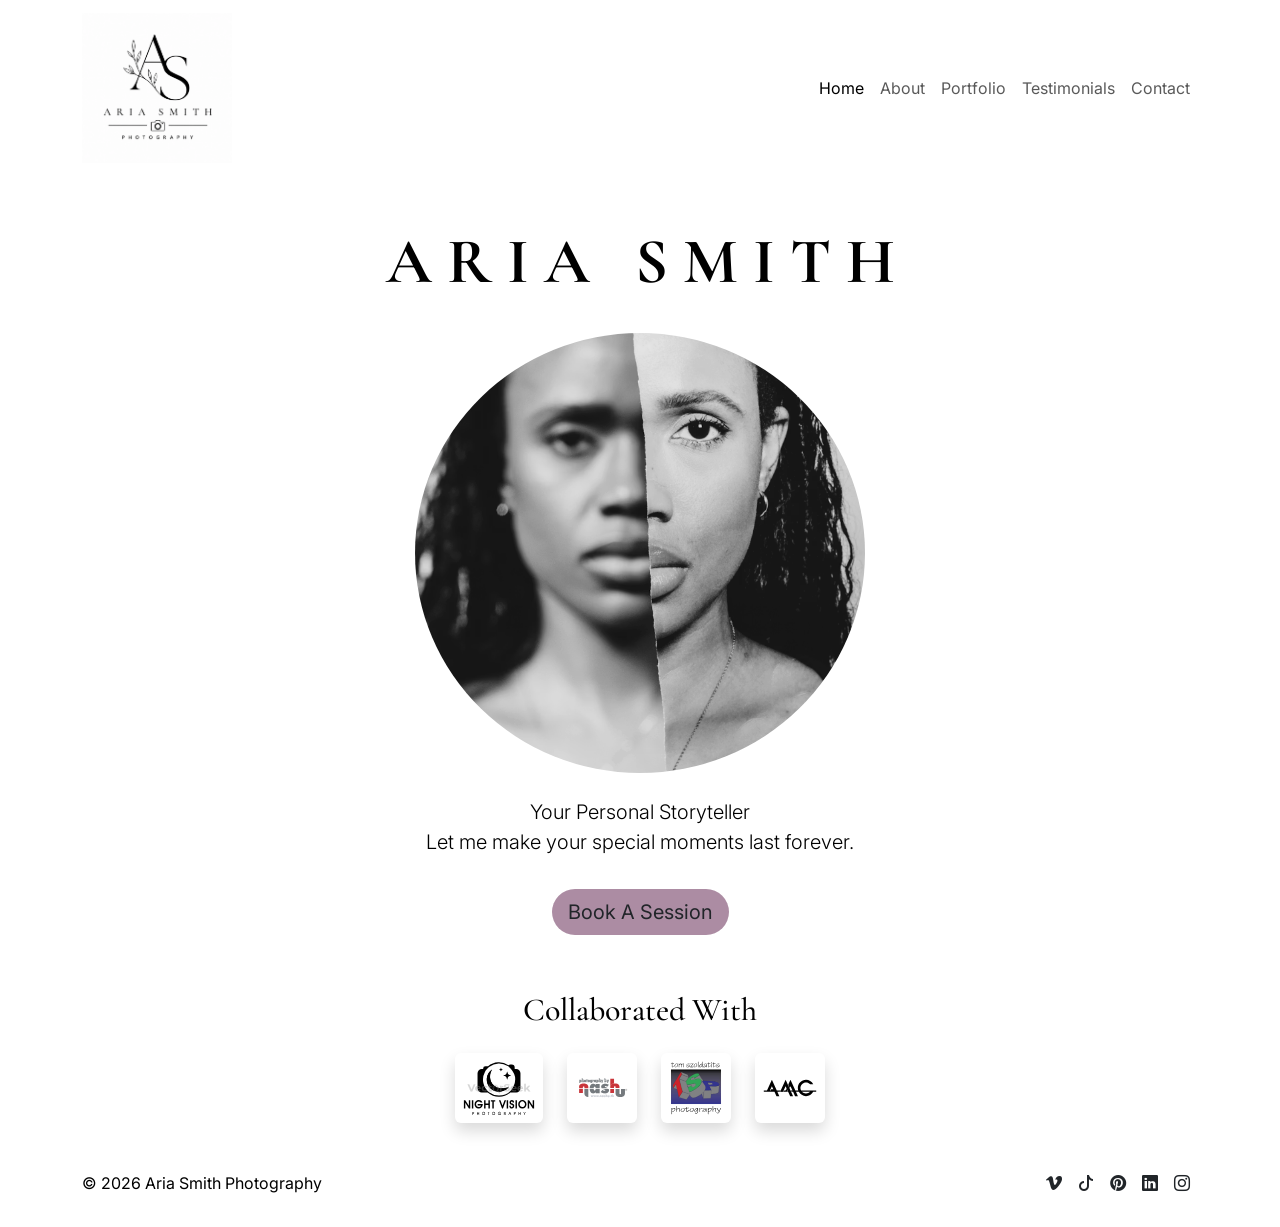
<file: index.html>
<!doctype html>
<html lang="en">
  <head>
    <meta charset="UTF-8" />
    <meta name="viewport" content="width=device-width, initial-scale=1.0" />
    <title>Aria Smith Photography</title>
    <link
      href="https://cdn.jsdelivr.net/npm/bootstrap@5.3.8/dist/css/bootstrap.min.css"
      rel="stylesheet"
      integrity="sha384-sRIl4kxILFvY47J16cr9ZwB07vP4J8+LH7qKQnuqkuIAvNWLzeN8tE5YBujZqJLB"
      crossorigin="anonymous"
    />
    <link
      rel="stylesheet"
      href="https://cdn.jsdelivr.net/npm/bootstrap-icons@1.13.1/font/bootstrap-icons.min.css"
    />
    <link rel="stylesheet" href="./css/style.css" />
    <link
      rel="stylesheet"
      href="https://cdnjs.cloudflare.com/ajax/libs/animate.css/4.1.1/animate.min.css"
    />
  </head>
  <body>
    <header>
      <!-- NAVBAR -->
      <nav class="navbar navbar-expand-lg" aria-label="Main navigation">
        <div class="container">
          <a class="navbar-brand" href="#">
            <img
              src="./images/aria-smith-logo.png"
              alt="Aria Smith Photographer"
              class="img-fluid"
              style="height: 150px"
            />
          </a>

          <!-- hamburger button -->
          <button
            class="navbar-toggler"
            type="button"
            data-bs-toggle="collapse"
            data-bs-target="#navbarSupportedContent"
            aria-controls="navbarSupportedContent"
            aria-expanded="false"
            aria-label="Toggle navigation"
          >
            <i class="bi bi-lightning-charge"></i>
          </button>

          <!-- nav links -->
          <div class="collapse navbar-collapse" id="navbarSupportedContent">
            <ul class="navbar-nav ms-auto mb-2 mb-lg-0 align-items-lg-center">
              <li class="nav-item">
                <a class="nav-link active" aria-current="page" href="index.html"
                  >Home</a
                >
              </li>
              <li class="nav-item">
                <a class="nav-link" href="about.html">About</a>
              </li>
              <li class="nav-item">
                <a class="nav-link" href="portfolio.html">Portfolio</a>
              </li>
              <li class="nav-item">
                <a class="nav-link" href="testimonials.html">Testimonials</a>
              </li>
              <li class="nav-item">
                <a class="nav-link" href="contact.html">Contact</a>
              </li>
            </ul>
          </div>
        </div>
      </nav>
    </header>

    <!-- HERO -->
    <section class="hero text-center py-5">
      <div
        class="container d-flex flex-column align-items-center justify-content-center"
      >
        <h1
          class="display-3 fw-bold animate__animated animate__fadeInDown"
          id="title-name"
        >
          ARIA SMITH
        </h1>

        <img
          src="./images/aria.png"
          class="img-fluid rounded-circle my-4 animate__animated animate__backInRight hero-image"
          alt="Profile Picture"
        />

        <p class="lead animate__animated animate__fadeInUp">
          Your Personal Storyteller <br />
          Let me make your special moments last forever.
        </p>

        <a
          href="contact.html"
          class="btn rounded-pill btn-lg mt-3 animate__animated animate__fadeInUp"
        >
          Book A Session
        </a>
      </div>
    </section>

    <!-- CLIENTS -->
    <div class="container text-center py-2">
      <h2 class="mb-4">Collaborated With</h2>

      <div class="d-flex justify-content-center flex-wrap gap-4">
        <img
          src="./images/logos/logo1.svg"
          class="img-fluid shadow rounded p-2"
          style="height: 70px"
          alt="Logo 1"
        />

        <img
          src="./images/logos/logo2.svg"
          class="img-fluid shadow rounded p-2"
          style="height: 70px"
          alt="Logo 2"
        />

        <img
          src="./images/logos/logo3.svg"
          class="img-fluid shadow rounded p-2"
          style="height: 70px"
          alt="Logo 3"
        />

        <img
          src="./images/logos/logo4.svg"
          class="img-fluid shadow rounded p-2"
          style="height: 70px"
          alt="Logo 4"
        />
      </div>
    </div>

    <!-- FOOTER -->
    <footer class="py-4 mt-2">
      <div
        class="container d-flex flex-column flex-lg-row justify-content-between align-items-center gap-3"
      >
        <div class="text-center text-lg-start">
          © 2026 <span class="photographer-name"></span>
        </div>

        <ul class="nav justify-content-center justify-content-lg-end flex-wrap">
          <li class="nav-item">
            <a
              class="nav-link px-2 text-dark"
              href="https://vimeo.com/de"
              target="_blank"
              ><i class="bi bi-vimeo"></i
            ></a>
          </li>
          <li class="nav-item">
            <a
              class="nav-link px-2 text-dark"
              href="https://www.tiktok.com/"
              target="_blank"
              ><i class="bi bi-tiktok"></i
            ></a>
          </li>
          <li class="nav-item">
            <a
              class="nav-link px-2 text-dark"
              href="https://at.pinterest.com/"
              target="_blank"
              ><i class="bi bi-pinterest"></i
            ></a>
          </li>
          <li class="nav-item">
            <a
              class="nav-link px-2 text-dark"
              href="https://at.linkedin.com/"
              target="_blank"
              ><i class="bi bi-linkedin"></i
            ></a>
          </li>
          <li class="nav-item">
            <a
              class="nav-link px-2 text-dark"
              href="https://www.instagram.com/"
              target="_blank"
              ><i class="bi bi-instagram"></i
            ></a>
          </li>
        </ul>
      </div>
    </footer>

    <script src="./js/data.js"></script>
    <script src="./js/main.js"></script>
    <script
      src="https://cdn.jsdelivr.net/npm/bootstrap@5.3.8/dist/js/bootstrap.bundle.min.js"
      integrity="sha384-FKyoEForCGlyvwx9Hj09JcYn3nv7wiPVlz7YYwJrWVcXK/BmnVDxM+D2scQbITxI"
      crossorigin="anonymous"
    ></script>
  </body>
</html>
</file>
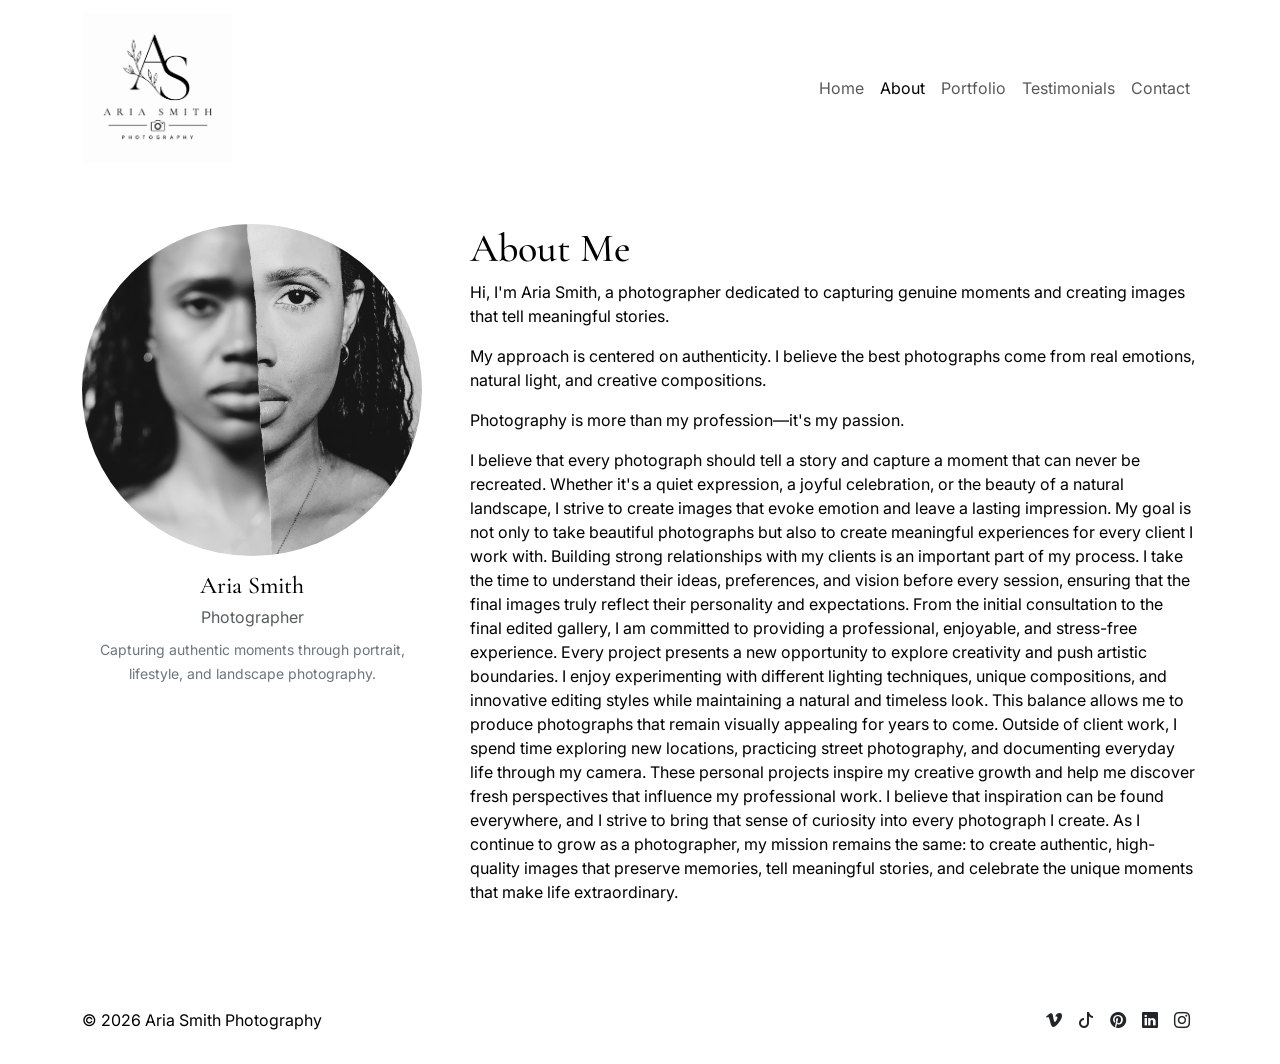
<file: about.html>
<!doctype html>
<html lang="en">
  <head>
    <meta charset="UTF-8" />
    <meta name="viewport" content="width=device-width, initial-scale=1.0" />
    <title>Aria Smith Photography | About</title>
    <link
      href="https://cdn.jsdelivr.net/npm/bootstrap@5.3.8/dist/css/bootstrap.min.css"
      rel="stylesheet"
      integrity="sha384-sRIl4kxILFvY47J16cr9ZwB07vP4J8+LH7qKQnuqkuIAvNWLzeN8tE5YBujZqJLB"
      crossorigin="anonymous"
    />
    <link
      rel="stylesheet"
      href="https://cdn.jsdelivr.net/npm/bootstrap-icons@1.13.1/font/bootstrap-icons.min.css"
    />
    <link rel="stylesheet" href="./css/style.css" />
  </head>
  <body>
    <header>
      <!-- NAVBAR -->
      <nav class="navbar navbar-expand-lg" aria-label="Main navigation">
        <div class="container">
          <a class="navbar-brand" href="index.html">
            <img
              src="./images/aria-smith-logo.png"
              alt="Aria Smith Photographer"
              class="img-fluid"
              style="height: 150px"
            />
          </a>
          <!-- hamburger button -->
          <button
            class="navbar-toggler"
            type="button"
            data-bs-toggle="collapse"
            data-bs-target="#navbarSupportedContent"
            aria-controls="navbarSupportedContent"
            aria-expanded="false"
            aria-label="Toggle navigation"
          >
            <i class="bi bi-lightning-charge"></i>
          </button>

          <!-- nav links -->
          <div class="collapse navbar-collapse" id="navbarSupportedContent">
            <ul class="navbar-nav ms-auto mb-2 mb-lg-0 align-items-lg-center">
              <li class="nav-item">
                <a class="nav-link" href="index.html">Home</a>
              </li>
              <li class="nav-item">
                <a class="nav-link active" aria-current="page" href="about.html"
                  >About</a
                >
              </li>
              <li class="nav-item">
                <a class="nav-link" href="portfolio.html">Portfolio</a>
              </li>
              <li class="nav-item">
                <a class="nav-link" href="testimonials.html">Testimonials</a>
              </li>
              <li class="nav-item">
                <a class="nav-link" href="contact.html">Contact</a>
              </li>
            </ul>
          </div>
        </div>
      </nav>
    </header>

    <div class="container py-5">
      <div class="row gx-5">
        <!-- Author Card -->
        <div class="col-lg-4">
          <div class="text-center sticky-top" style="top: 100px">
            <img
              src="./images/aria.png"
              alt="Aria Smith"
              class="img-fluid rounded-circle w-100"
            />

            <h4 class="mt-3 mb-1">Aria Smith</h4>

            <p class="text-muted mb-2">Photographer</p>

            <small class="text-secondary">
              Capturing authentic moments through portrait, lifestyle, and
              landscape photography.
            </small>
          </div>
        </div>

        <!-- Main Content -->
        <div class="col-lg-8 mt-5 mt-lg-0">
          <h1>About Me</h1>

          <p>
            Hi, I'm Aria Smith, a photographer dedicated to capturing genuine
            moments and creating images that tell meaningful stories.
          </p>

          <p>
            My approach is centered on authenticity. I believe the best
            photographs come from real emotions, natural light, and creative
            compositions.
          </p>

          <p>Photography is more than my profession—it's my passion.</p>
          <p>
            I believe that every photograph should tell a story and capture a
            moment that can never be recreated. Whether it's a quiet expression,
            a joyful celebration, or the beauty of a natural landscape, I strive
            to create images that evoke emotion and leave a lasting impression.
            My goal is not only to take beautiful photographs but also to create
            meaningful experiences for every client I work with. Building strong
            relationships with my clients is an important part of my process. I
            take the time to understand their ideas, preferences, and vision
            before every session, ensuring that the final images truly reflect
            their personality and expectations. From the initial consultation to
            the final edited gallery, I am committed to providing a
            professional, enjoyable, and stress-free experience. Every project
            presents a new opportunity to explore creativity and push artistic
            boundaries. I enjoy experimenting with different lighting
            techniques, unique compositions, and innovative editing styles while
            maintaining a natural and timeless look. This balance allows me to
            produce photographs that remain visually appealing for years to
            come. Outside of client work, I spend time exploring new locations,
            practicing street photography, and documenting everyday life through
            my camera. These personal projects inspire my creative growth and
            help me discover fresh perspectives that influence my professional
            work. I believe that inspiration can be found everywhere, and I
            strive to bring that sense of curiosity into every photograph I
            create. As I continue to grow as a photographer, my mission remains
            the same: to create authentic, high-quality images that preserve
            memories, tell meaningful stories, and celebrate the unique moments
            that make life extraordinary.
          </p>
        </div>
      </div>
    </div>

    <!-- FOOTER -->
    <footer class="py-4 mt-2">
      <div
        class="container d-flex flex-column flex-lg-row justify-content-between align-items-center gap-3"
      >
        <div class="text-center text-lg-start">
          © 2026 <span class="photographer-name"></span>
        </div>

        <ul class="nav justify-content-center justify-content-lg-end flex-wrap">
          <li class="nav-item">
            <a
              class="nav-link px-2 text-dark"
              href="https://vimeo.com/de"
              target="_blank"
              ><i class="bi bi-vimeo"></i
            ></a>
          </li>
          <li class="nav-item">
            <a
              class="nav-link px-2 text-dark"
              href="https://www.tiktok.com/"
              target="_blank"
              ><i class="bi bi-tiktok"></i
            ></a>
          </li>
          <li class="nav-item">
            <a
              class="nav-link px-2 text-dark"
              href="https://at.pinterest.com/"
              target="_blank"
              ><i class="bi bi-pinterest"></i
            ></a>
          </li>
          <li class="nav-item">
            <a
              class="nav-link px-2 text-dark"
              href="https://at.linkedin.com/"
              target="_blank"
              ><i class="bi bi-linkedin"></i
            ></a>
          </li>
          <li class="nav-item">
            <a
              class="nav-link px-2 text-dark"
              href="https://www.instagram.com/"
              target="_blank"
              ><i class="bi bi-instagram"></i
            ></a>
          </li>
        </ul>
      </div>
    </footer>

    <script src="./js/data.js"></script>
    <script src="./js/main.js"></script>
    <script
      src="https://cdn.jsdelivr.net/npm/bootstrap@5.3.8/dist/js/bootstrap.bundle.min.js"
      integrity="sha384-FKyoEForCGlyvwx9Hj09JcYn3nv7wiPVlz7YYwJrWVcXK/BmnVDxM+D2scQbITxI"
      crossorigin="anonymous"
    ></script>
  </body>
</html>
</file>
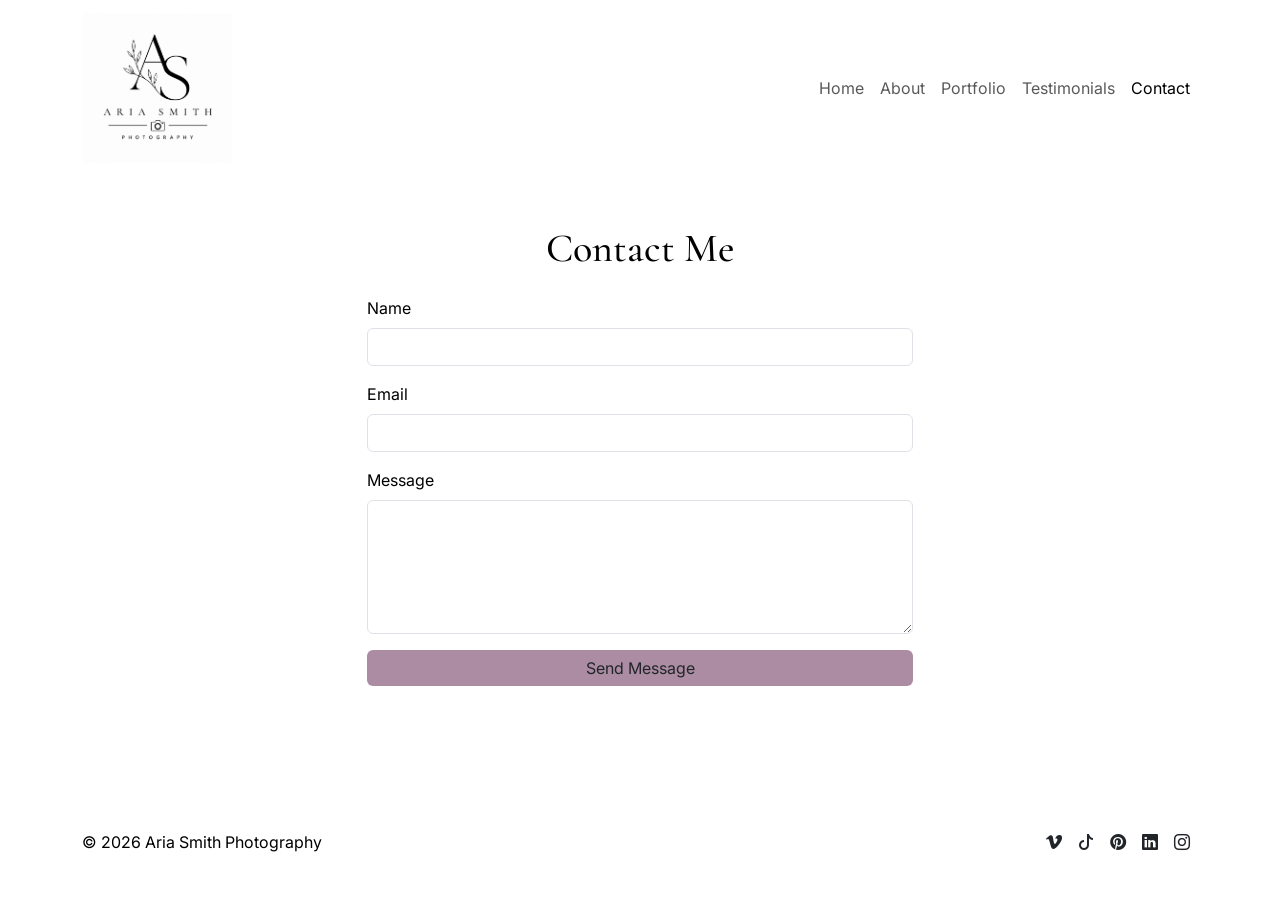
<file: contact.html>
<!doctype html>
<html lang="en">
  <head>
    <meta charset="UTF-8" />
    <meta name="viewport" content="width=device-width, initial-scale=1.0" />
    <title>Aria Smith Photography | Contact</title>
    <link
      href="https://cdn.jsdelivr.net/npm/bootstrap@5.3.8/dist/css/bootstrap.min.css"
      rel="stylesheet"
      integrity="sha384-sRIl4kxILFvY47J16cr9ZwB07vP4J8+LH7qKQnuqkuIAvNWLzeN8tE5YBujZqJLB"
      crossorigin="anonymous"
    />
    <link
      rel="stylesheet"
      href="https://cdn.jsdelivr.net/npm/bootstrap-icons@1.13.1/font/bootstrap-icons.min.css"
    />
    <link rel="stylesheet" href="./css/style.css" />
  </head>
  <body>
    <header>
      <!-- NAVBAR -->
      <nav class="navbar navbar-expand-lg" aria-label="Main navigation">
        <div class="container">
          <a class="navbar-brand" href="index.html">
            <img
              src="./images/aria-smith-logo.png"
              alt="Aria Smith Photographer"
              class="img-fluid"
              style="height: 150px"
            />
          </a>

          <!-- hamburger button -->
          <button
            class="navbar-toggler"
            type="button"
            data-bs-toggle="collapse"
            data-bs-target="#navbarSupportedContent"
            aria-controls="navbarSupportedContent"
            aria-expanded="false"
            aria-label="Toggle navigation"
          >
            <i class="bi bi-lightning-charge"></i>
          </button>

          <!-- nav links -->
          <div class="collapse navbar-collapse" id="navbarSupportedContent">
            <ul class="navbar-nav ms-auto mb-2 mb-lg-0 align-items-lg-center">
              <li class="nav-item">
                <a class="nav-link" href="index.html">Home</a>
              </li>
              <li class="nav-item">
                <a class="nav-link" href="about.html">About</a>
              </li>
              <li class="nav-item">
                <a class="nav-link" href="portfolio.html">Portfolio</a>
              </li>
              <li class="nav-item">
                <a class="nav-link" href="testimonials.html">Testimonials</a>
              </li>
              <li class="nav-item">
                <a
                  class="nav-link active"
                  aria-current="page"
                  href="contact.html"
                  >Contact</a
                >
              </li>
            </ul>
          </div>
        </div>
      </nav>
    </header>

    <!-- MAIN CONTENT -->
    <main class="py-5">
      <div class="container">
        <div class="row justify-content-center">
          <div class="col-md-8 col-lg-6">
            <h1 class="text-center mb-4">Contact Me</h1>

            <form id="contactForm">
              <div class="mb-3">
                <label for="name" class="form-label">Name</label>

                <input
                  type="text"
                  id="name"
                  name="name"
                  class="form-control"
                  required
                />
              </div>

              <div class="mb-3">
                <label for="email" class="form-label">Email</label>

                <input
                  type="email"
                  id="email"
                  name="email"
                  class="form-control"
                  pattern=".+@.+\..+"
                  required
                />
              </div>

              <div class="mb-3">
                <label for="message" class="form-label">Message</label>

                <textarea
                  id="message"
                  name="message"
                  rows="5"
                  class="form-control"
                  required
                ></textarea>
              </div>

              <button type="submit" class="btn btn-primary-1 w-100">
                Send Message
              </button>

              <p id="formMessage" class="mt-3 text-center"></p>
            </form>
          </div>
        </div>
      </div>
    </main>

    <!-- FOOTER -->
    <footer class="py-4 mt-5">
      <div
        class="container d-flex flex-column flex-lg-row justify-content-between align-items-center gap-3"
      >
        <div class="text-center text-lg-start">
          © 2026 <span class="photographer-name"></span>
        </div>

        <ul class="nav justify-content-center justify-content-lg-end flex-wrap">
          <li class="nav-item">
            <a
              class="nav-link px-2 text-dark"
              href="https://vimeo.com/de"
              target="_blank"
              ><i class="bi bi-vimeo"></i
            ></a>
          </li>
          <li class="nav-item">
            <a
              class="nav-link px-2 text-dark"
              href="https://www.tiktok.com/"
              target="_blank"
              ><i class="bi bi-tiktok"></i
            ></a>
          </li>
          <li class="nav-item">
            <a
              class="nav-link px-2 text-dark"
              href="https://at.pinterest.com/"
              target="_blank"
              ><i class="bi bi-pinterest"></i
            ></a>
          </li>
          <li class="nav-item">
            <a
              class="nav-link px-2 text-dark"
              href="https://at.linkedin.com/"
              target="_blank"
              ><i class="bi bi-linkedin"></i
            ></a>
          </li>
          <li class="nav-item">
            <a
              class="nav-link px-2 text-dark"
              href="https://www.instagram.com/"
              target="_blank"
              ><i class="bi bi-instagram"></i
            ></a>
          </li>
        </ul>
      </div>
    </footer>

    <script src="./js/data.js"></script>
    <script src="./js/main.js"></script>
    <script src="./js/contact.js"></script>
    <script
      src="https://cdn.jsdelivr.net/npm/bootstrap@5.3.8/dist/js/bootstrap.bundle.min.js"
      integrity="sha384-FKyoEForCGlyvwx9Hj09JcYn3nv7wiPVlz7YYwJrWVcXK/BmnVDxM+D2scQbITxI"
      crossorigin="anonymous"
    ></script>
  </body>
</html>
</file>
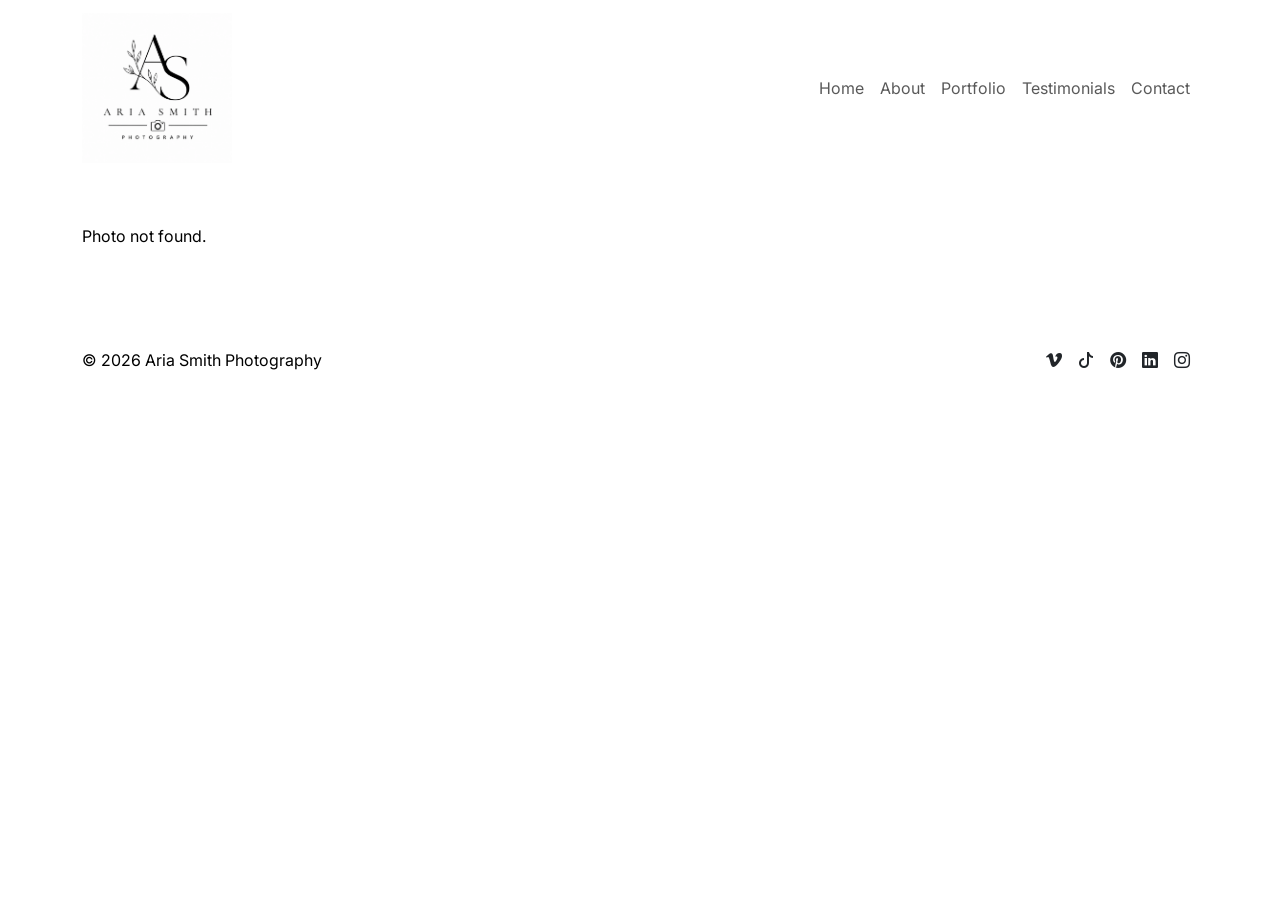
<file: details.html>
<!doctype html>
<html lang="en">
  <head>
    <meta charset="UTF-8" />
    <meta name="viewport" content="width=device-width, initial-scale=1.0" />
    <title>Aria Smith Photography | Details</title>
    <link
      href="https://cdn.jsdelivr.net/npm/bootstrap@5.3.8/dist/css/bootstrap.min.css"
      rel="stylesheet"
      integrity="sha384-sRIl4kxILFvY47J16cr9ZwB07vP4J8+LH7qKQnuqkuIAvNWLzeN8tE5YBujZqJLB"
      crossorigin="anonymous"
    />
    <link
      rel="stylesheet"
      href="https://cdn.jsdelivr.net/npm/bootstrap-icons@1.13.1/font/bootstrap-icons.min.css"
    />
    <link rel="stylesheet" href="./css/style.css" />
  </head>
  <body>
    <header>
      <!-- NAVBAR -->
      <nav class="navbar navbar-expand-lg" aria-label="Main navigation">
        <div class="container">
          <a class="navbar-brand" href="index.html">
            <img
              src="./images/aria-smith-logo.png"
              alt="Aria Smith Photographer"
              class="img-fluid"
              style="height: 150px"
            />
          </a>

          <!-- hamburger button -->
          <button
            class="navbar-toggler"
            type="button"
            data-bs-toggle="collapse"
            data-bs-target="#navbarSupportedContent"
            aria-controls="navbarSupportedContent"
            aria-expanded="false"
            aria-label="Toggle navigation"
          >
            <i class="bi bi-lightning-charge"></i>
          </button>

          <!-- nav links -->
          <div class="collapse navbar-collapse" id="navbarSupportedContent">
            <ul class="navbar-nav ms-auto mb-2 mb-lg-0 align-items-lg-center">
              <li class="nav-item">
                <a class="nav-link" href="index.html">Home</a>
              </li>
              <li class="nav-item">
                <a class="nav-link" href="about.html">About</a>
              </li>
              <li class="nav-item">
                <a class="nav-link" href="portfolio.html">Portfolio</a>
              </li>
              <li class="nav-item">
                <a class="nav-link" href="testimonials.html">Testimonials</a>
              </li>
              <li class="nav-item">
                <a class="nav-link" href="contact.html">Contact</a>
              </li>
            </ul>
          </div>
        </div>
      </nav>
    </header>

    <!-- MAIN CONTENT -->
    <main class="container py-5">
      <section class="mb-1" id="photo-details">
        <!-- details.js -->
      </section>
    </main>

    <!-- FOOTER -->
    <footer class="py-4 mt-1">
      <div
        class="container d-flex flex-column flex-lg-row justify-content-between align-items-center gap-3"
      >
        <div class="text-center text-lg-start">
          © 2026 <span class="photographer-name"></span>
        </div>

        <ul class="nav justify-content-center justify-content-lg-end flex-wrap">
          <li class="nav-item">
            <a
              class="nav-link px-2 text-dark"
              href="https://vimeo.com/de"
              target="_blank"
              ><i class="bi bi-vimeo"></i
            ></a>
          </li>
          <li class="nav-item">
            <a
              class="nav-link px-2 text-dark"
              href="https://www.tiktok.com/"
              target="_blank"
              ><i class="bi bi-tiktok"></i
            ></a>
          </li>
          <li class="nav-item">
            <a
              class="nav-link px-2 text-dark"
              href="https://at.pinterest.com/"
              target="_blank"
              ><i class="bi bi-pinterest"></i
            ></a>
          </li>
          <li class="nav-item">
            <a
              class="nav-link px-2 text-dark"
              href="https://at.linkedin.com/"
              target="_blank"
              ><i class="bi bi-linkedin"></i
            ></a>
          </li>
          <li class="nav-item">
            <a
              class="nav-link px-2 text-dark"
              href="https://www.instagram.com/"
              target="_blank"
              ><i class="bi bi-instagram"></i
            ></a>
          </li>
        </ul>
      </div>
    </footer>

    <script src="./js/data.js"></script>
    <script src="./js/main.js"></script>
    <script src="./js/details.js"></script>
    <script
      src="https://cdn.jsdelivr.net/npm/bootstrap@5.3.8/dist/js/bootstrap.bundle.min.js"
      integrity="sha384-FKyoEForCGlyvwx9Hj09JcYn3nv7wiPVlz7YYwJrWVcXK/BmnVDxM+D2scQbITxI"
      crossorigin="anonymous"
    ></script>
  </body>
</html>
</file>
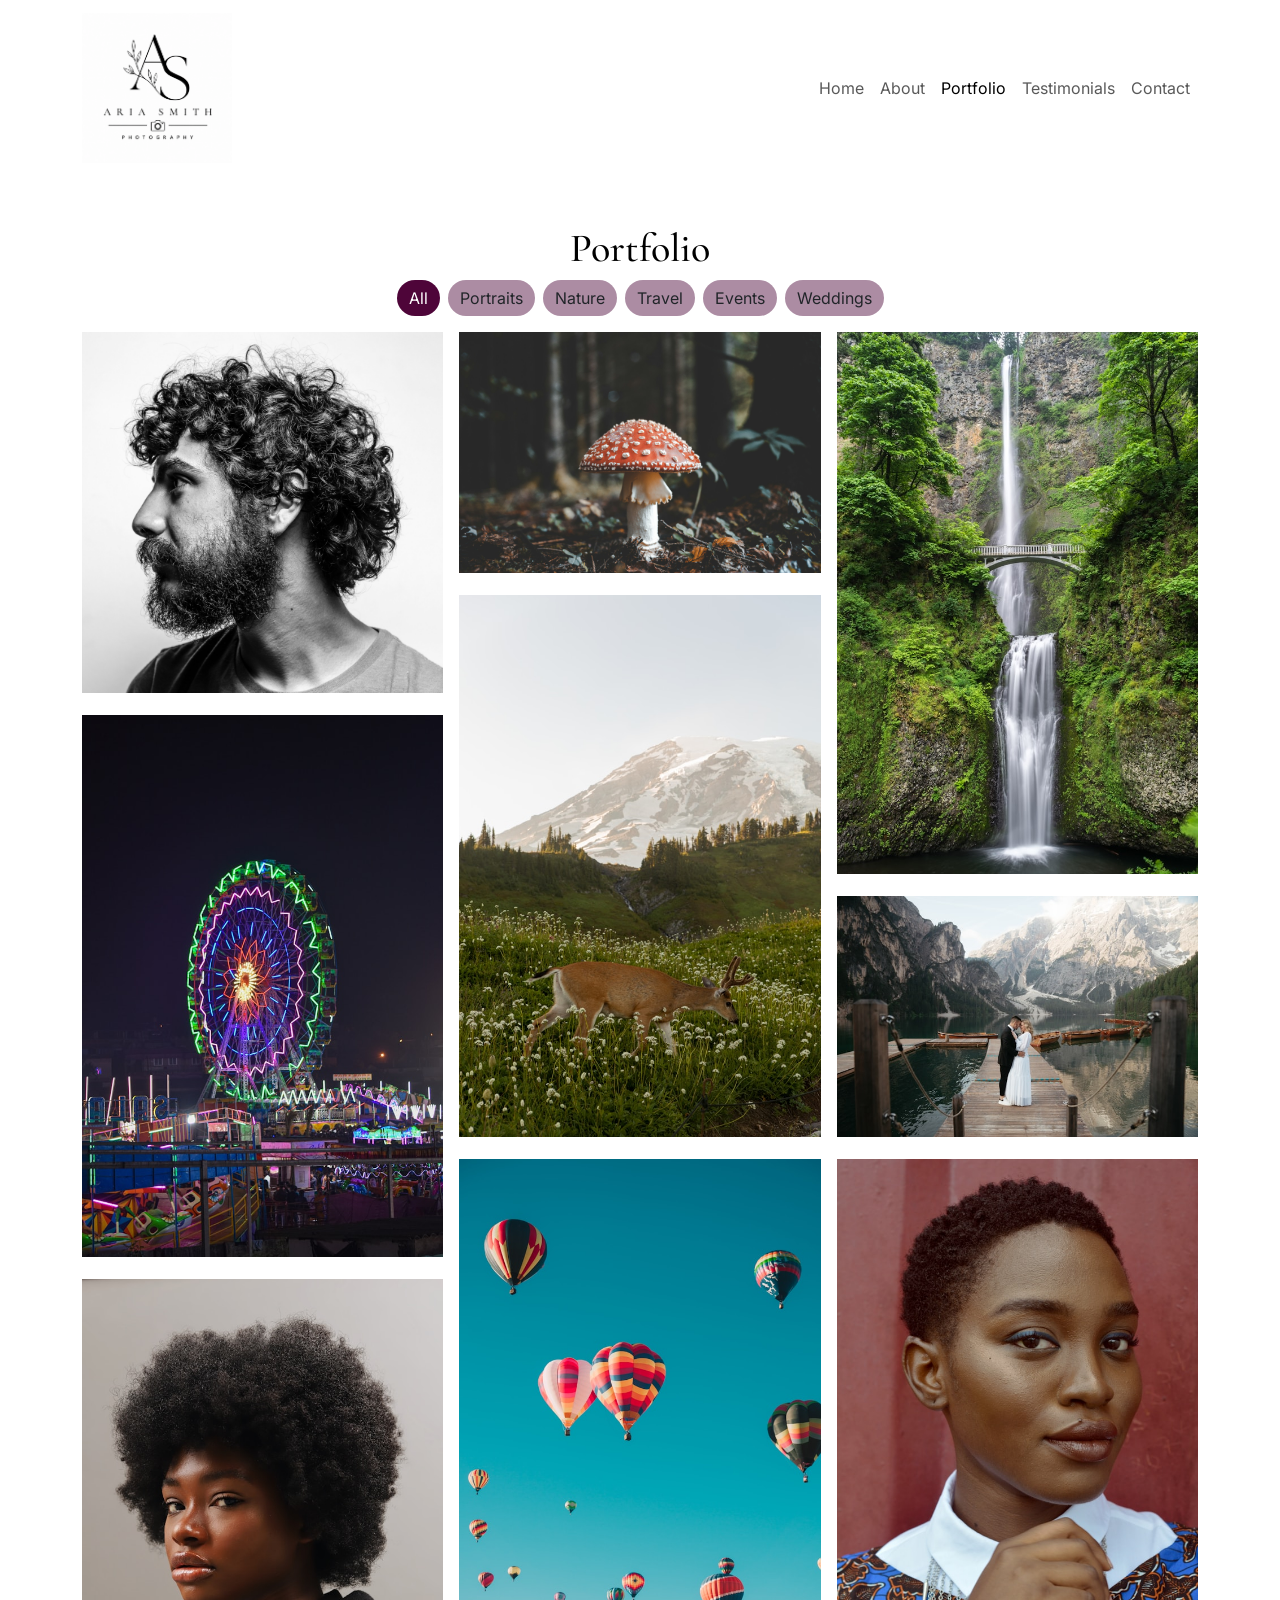
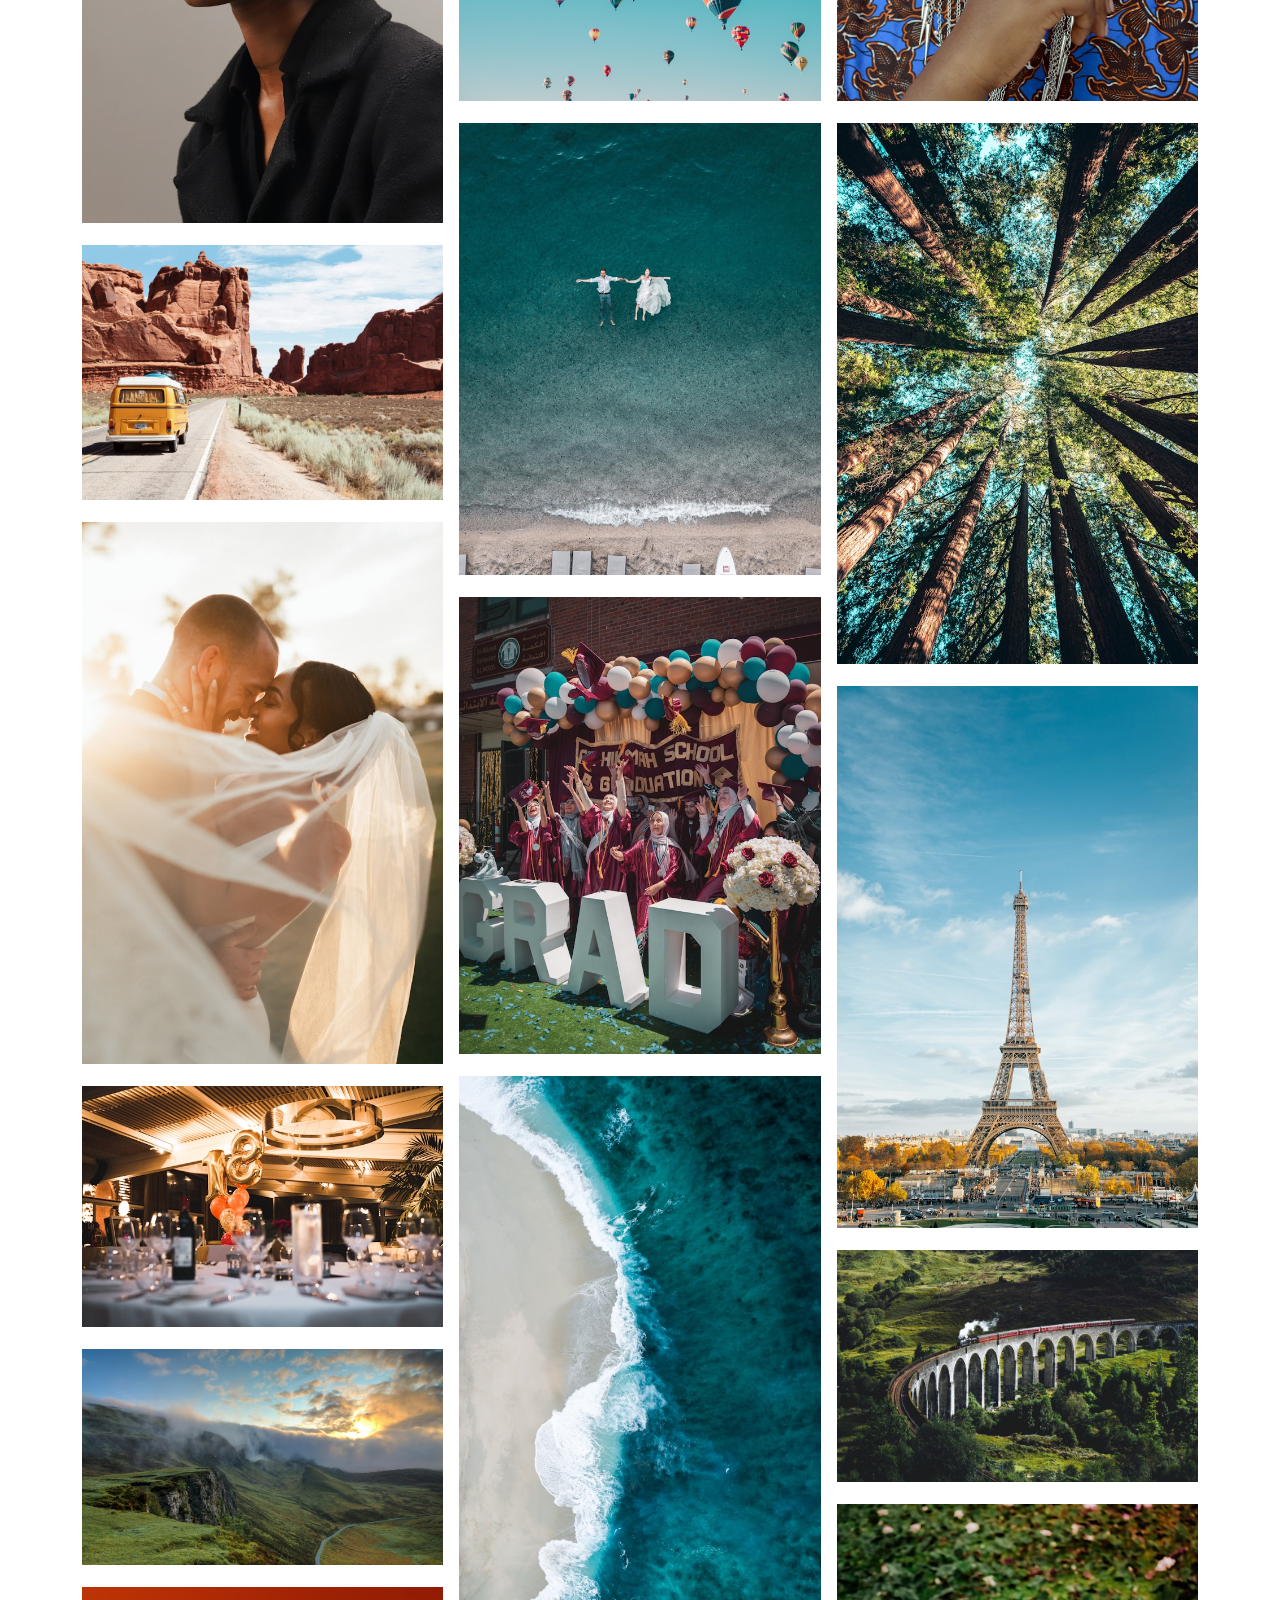
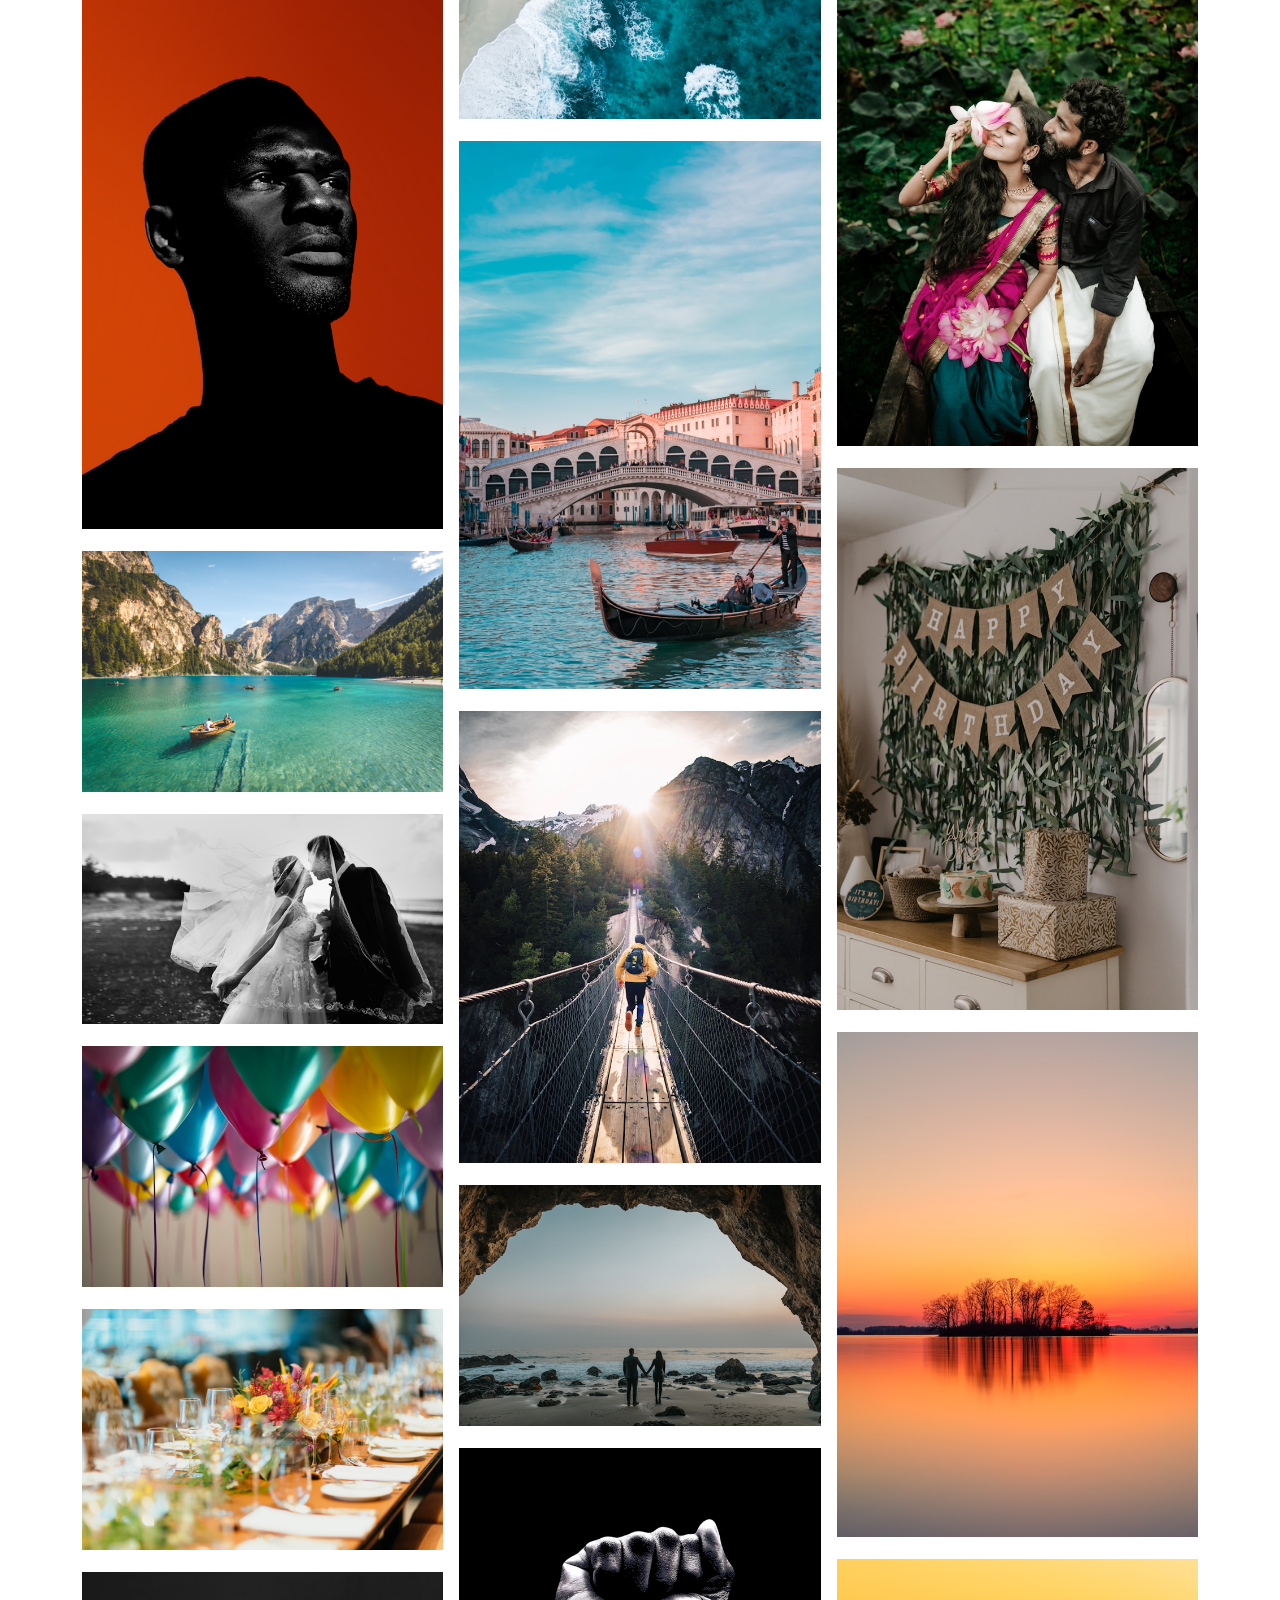
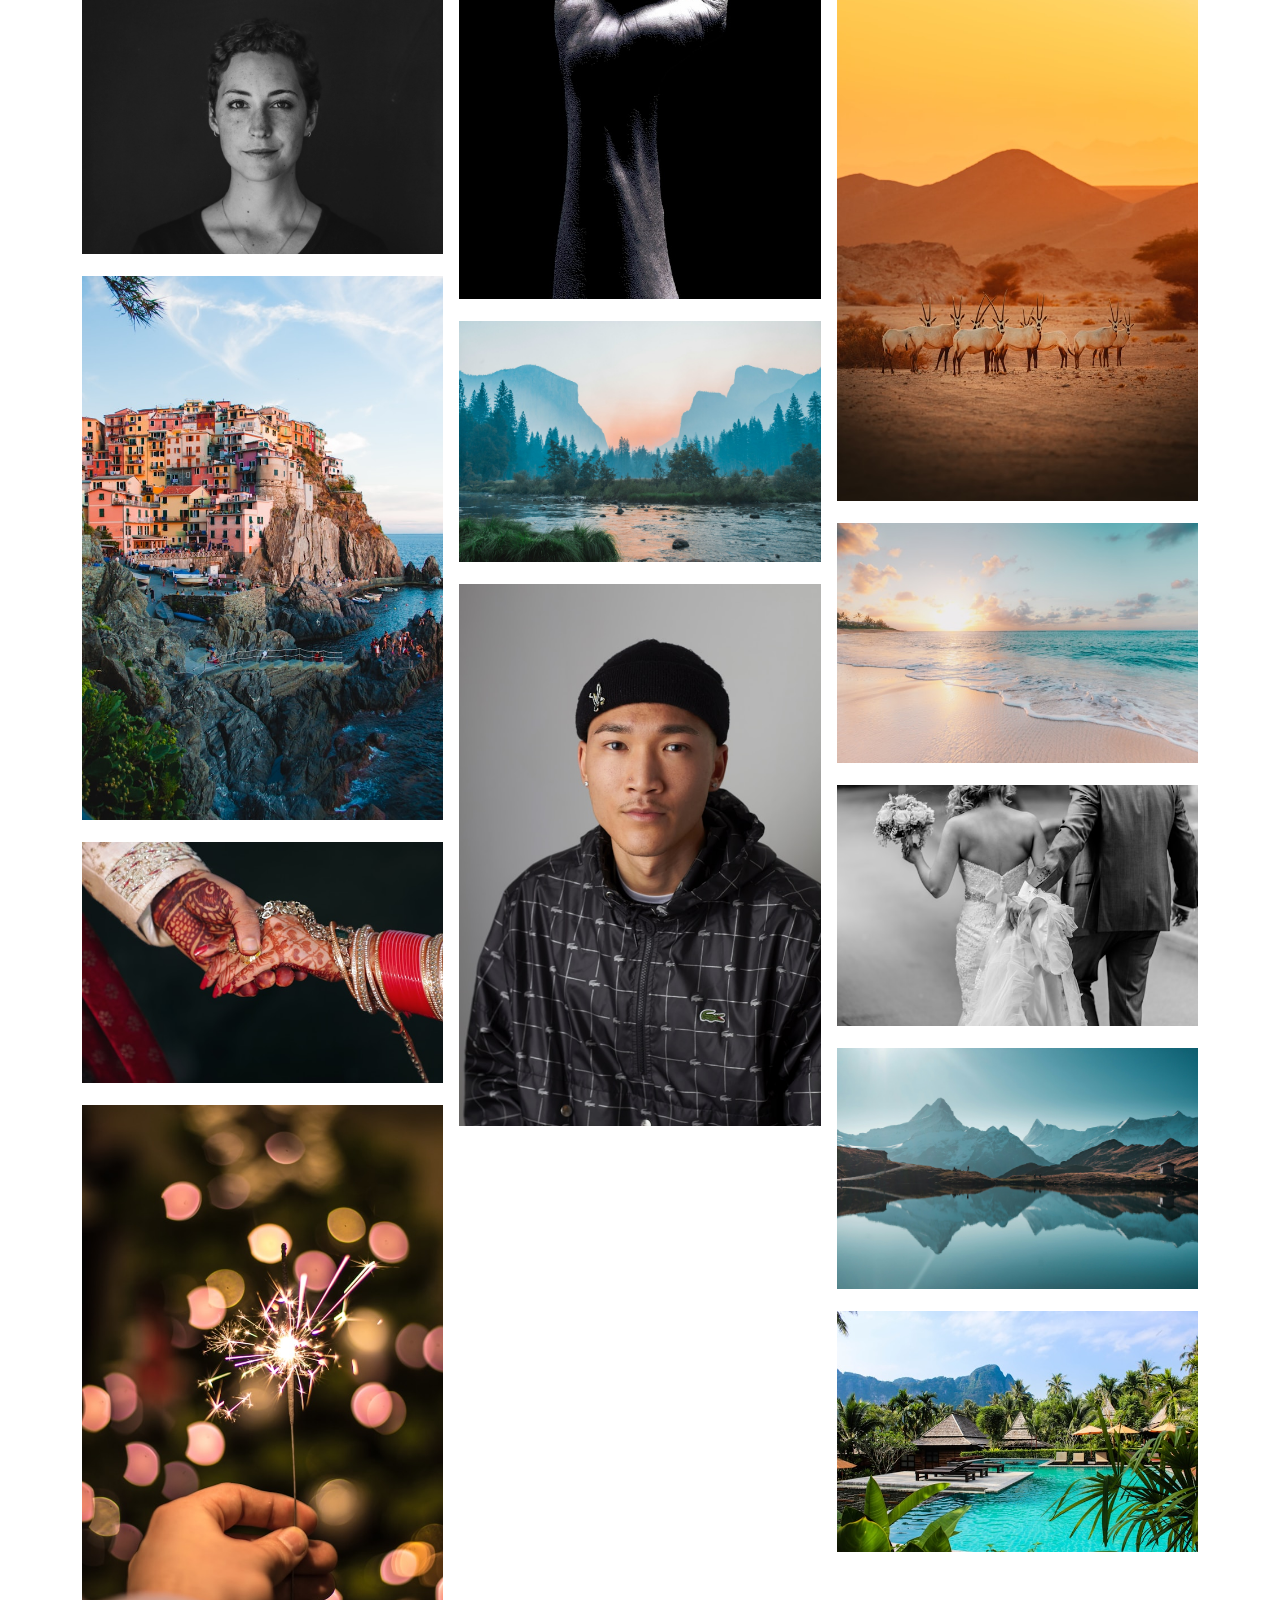
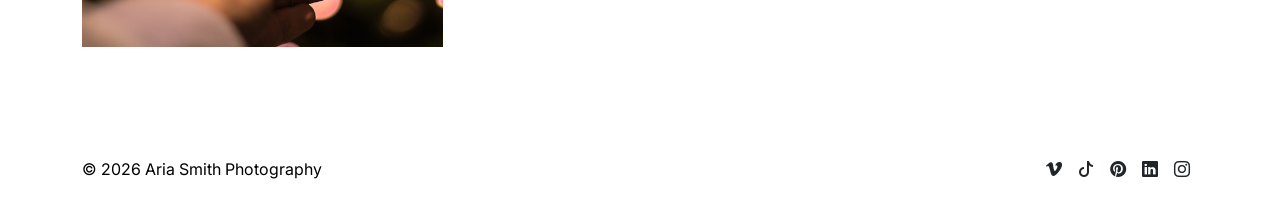
<file: portfolio.html>
<!doctype html>
<html lang="en">
  <head>
    <meta charset="UTF-8" />
    <meta name="viewport" content="width=device-width, initial-scale=1.0" />
    <title>Aria Smith Photography | Portfolio</title>
    <link
      href="https://cdn.jsdelivr.net/npm/bootstrap@5.3.8/dist/css/bootstrap.min.css"
      rel="stylesheet"
      integrity="sha384-sRIl4kxILFvY47J16cr9ZwB07vP4J8+LH7qKQnuqkuIAvNWLzeN8tE5YBujZqJLB"
      crossorigin="anonymous"
    />
    <link
      rel="stylesheet"
      href="https://cdn.jsdelivr.net/npm/bootstrap-icons@1.13.1/font/bootstrap-icons.min.css"
    />
    <link rel="stylesheet" href="./css/style.css" />
  </head>
  <body>
    <header>
      <!-- NAVBAR -->
      <nav class="navbar navbar-expand-lg" aria-label="Main navigation">
        <div class="container">
          <a class="navbar-brand" href="index.html">
            <img
              src="./images/aria-smith-logo.png"
              alt="Aria Smith Photographer"
              class="img-fluid"
              style="height: 150px"
            />
          </a>

          <!-- hamburger button -->
          <button
            class="navbar-toggler"
            type="button"
            data-bs-toggle="collapse"
            data-bs-target="#navbarSupportedContent"
            aria-controls="navbarSupportedContent"
            aria-expanded="false"
            aria-label="Toggle navigation"
          >
            <i class="bi bi-lightning-charge"></i>
          </button>

          <!-- nav links -->
          <div class="collapse navbar-collapse" id="navbarSupportedContent">
            <ul class="navbar-nav ms-auto mb-2 mb-lg-0 align-items-lg-center">
              <li class="nav-item">
                <a class="nav-link" href="index.html">Home</a>
              </li>
              <li class="nav-item">
                <a class="nav-link" href="about.html">About</a>
              </li>
              <li class="nav-item">
                <a
                  class="nav-link active"
                  aria-current="page"
                  href="portfolio.html"
                  >Portfolio</a
                >
              </li>
              <li class="nav-item">
                <a class="nav-link" href="testimonials.html">Testimonials</a>
              </li>
              <li class="nav-item">
                <a class="nav-link" href="contact.html">Contact</a>
              </li>
            </ul>
          </div>
        </div>
      </nav>
    </header>

    <!-- MAIN CONTENT -->
    <main class="container py-5">
      <section class="mb-1">
        <h1 class="text-center mb-2">Portfolio</h1>

        <div
          class="d-flex flex-wrap gap-2 justify-content-center"
          id="category-buttons"
        >
          <!-- portfolio.js -->
        </div>

        <div class="portfolio-grid mt-3" id="portfolio-grid">
          <!-- portfolio.js -->
        </div>
      </section>
    </main>

    <!-- FOOTER -->
    <footer class="py-4 mt-1">
      <div
        class="container d-flex flex-column flex-lg-row justify-content-between align-items-center gap-3"
      >
        <div class="text-center text-lg-start">
          © 2026 <span class="photographer-name"></span>
        </div>

        <ul class="nav justify-content-center justify-content-lg-end flex-wrap">
          <li class="nav-item">
            <a
              class="nav-link px-2 text-dark"
              href="https://vimeo.com/de"
              target="_blank"
              ><i class="bi bi-vimeo"></i
            ></a>
          </li>
          <li class="nav-item">
            <a
              class="nav-link px-2 text-dark"
              href="https://www.tiktok.com/"
              target="_blank"
              ><i class="bi bi-tiktok"></i
            ></a>
          </li>
          <li class="nav-item">
            <a
              class="nav-link px-2 text-dark"
              href="https://at.pinterest.com/"
              target="_blank"
              ><i class="bi bi-pinterest"></i
            ></a>
          </li>
          <li class="nav-item">
            <a
              class="nav-link px-2 text-dark"
              href="https://at.linkedin.com/"
              target="_blank"
              ><i class="bi bi-linkedin"></i
            ></a>
          </li>
          <li class="nav-item">
            <a
              class="nav-link px-2 text-dark"
              href="https://www.instagram.com/"
              target="_blank"
              ><i class="bi bi-instagram"></i
            ></a>
          </li>
        </ul>
      </div>
    </footer>

    <script src="./js/data.js"></script>
    <script src="./js/main.js"></script>
    <script src="./js/portfolio.js"></script>
    <script
      src="https://cdn.jsdelivr.net/npm/bootstrap@5.3.8/dist/js/bootstrap.bundle.min.js"
      integrity="sha384-FKyoEForCGlyvwx9Hj09JcYn3nv7wiPVlz7YYwJrWVcXK/BmnVDxM+D2scQbITxI"
      crossorigin="anonymous"
    ></script>
  </body>
</html>
</file>
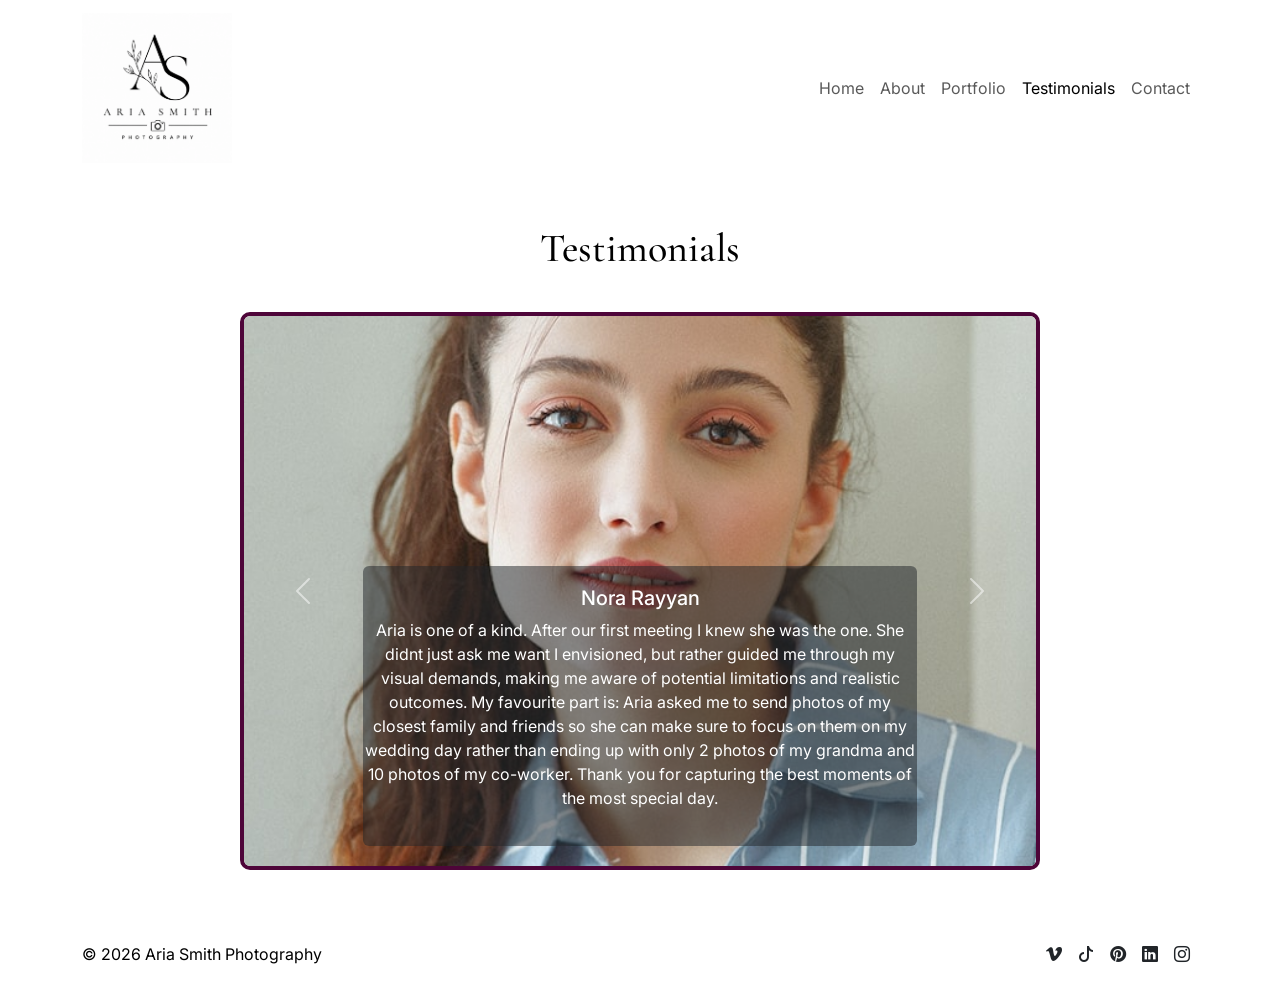
<file: testimonials.html>
<!doctype html>
<html lang="en">
  <head>
    <meta charset="UTF-8" />
    <meta name="viewport" content="width=device-width, initial-scale=1.0" />
    <title>Aria Smith Photography | Testimonials</title>
    <link
      href="https://cdn.jsdelivr.net/npm/bootstrap@5.3.8/dist/css/bootstrap.min.css"
      rel="stylesheet"
      integrity="sha384-sRIl4kxILFvY47J16cr9ZwB07vP4J8+LH7qKQnuqkuIAvNWLzeN8tE5YBujZqJLB"
      crossorigin="anonymous"
    />
    <link
      rel="stylesheet"
      href="https://cdn.jsdelivr.net/npm/bootstrap-icons@1.13.1/font/bootstrap-icons.min.css"
    />
    <link rel="stylesheet" href="./css/style.css" />
  </head>
  <body>
    <header>
      <!-- NAVBAR -->
      <nav class="navbar navbar-expand-lg" aria-label="Main navigation">
        <div class="container">
          <a class="navbar-brand" href="index.html">
            <img
              src="./images/aria-smith-logo.png"
              alt="Aria Smith Photographer"
              class="img-fluid"
              style="height: 150px"
            />
          </a>

          <!-- hamburger button -->
          <button
            class="navbar-toggler"
            type="button"
            data-bs-toggle="collapse"
            data-bs-target="#navbarSupportedContent"
            aria-controls="navbarSupportedContent"
            aria-expanded="false"
            aria-label="Toggle navigation"
          >
            <i class="bi bi-lightning-charge"></i>
          </button>

          <!-- nav links -->
          <div class="collapse navbar-collapse" id="navbarSupportedContent">
            <ul class="navbar-nav ms-auto mb-2 mb-lg-0 align-items-lg-center">
              <li class="nav-item">
                <a class="nav-link" href="index.html">Home</a>
              </li>
              <li class="nav-item">
                <a class="nav-link" href="about.html">About</a>
              </li>
              <li class="nav-item">
                <a class="nav-link" href="portfolio.html">Portfolio</a>
              </li>
              <li class="nav-item">
                <a
                  class="nav-link active"
                  aria-current="page"
                  href="testimonials.html"
                  >Testimonials</a
                >
              </li>
              <li class="nav-item">
                <a class="nav-link" href="contact.html">Contact</a>
              </li>
            </ul>
          </div>
        </div>
      </nav>
    </header>

    <!-- MAIN CONTENT -->
    <section class="container mt-5">
      <h1 class="text-center mb-4">Testimonials</h1>

      <!--"projectCarousel", givees carousel unique name so the buttons know which carousel to control, carousel slide" is a BS sliding animation, data-bs-side="carousel" starts slideshow automatically when the page loads-->
      <div id="projectCarousel" class="carousel slide" data-bs-ride="carousel">
        <!-- Slides -->
        <div class="carousel-inner">
          <!--holds all of the slides-->
          <!-- Slide 1 -->
          <div class="carousel-item active">
            <!--creates one slide, active makes this the first one shown-->
            <img
              src="./images/testimonials/testimonial1.jpg"
              class="d-block w-100 rounded"
              alt="image-1"
            />

            <div class="carousel-caption bg-dark bg-opacity-50 rounded">
              <h5>Nora Rayyan</h5>
              <p>
                Aria is one of a kind. After our first meeting I knew she was
                the one. She didnt just ask me want I envisioned, but rather
                guided me through my visual demands, making me aware of
                potential limitations and realistic outcomes. My favourite part
                is: Aria asked me to send photos of my closest family and
                friends so she can make sure to focus on them on my wedding day
                rather than ending up with only 2 photos of my grandma and 10
                photos of my co-worker. Thank you for capturing the best moments
                of the most special day.
              </p>
            </div>
          </div>

          <!-- Slide 2 -->
          <div class="carousel-item">
            <img
              src="./images/testimonials/testimonial2.jpg"
              class="d-block w-100 rounded"
              alt="image-2"
            />

            <div class="carousel-caption bg-dark bg-opacity-50 rounded">
              <h5>Yunes James</h5>
              <p>
                I am a student photographer and just stepped into the world of
                freelancing. Ive been following Arias work for a couple of years
                and truly admired her style. There is so much of emotion behind
                every photo. I was lucky enough to collaborate with her on a
                film production set. That collaboration was the most valuable
                time of my career. This learning curve is is due to Aria, I am
                beyond grateful.
              </p>
            </div>
          </div>

          <!-- Slide 3 -->
          <div class="carousel-item">
            <img
              src="./images/testimonials/testimonial3.jpg"
              class="d-block w-100 rounded"
              alt="image-3"
            />

            <div class="carousel-caption bg-dark bg-opacity-50 rounded">
              <h5>Liyanna Adam</h5>
              <p>
                Aria is my number 1 recommendation whenever someones needs a
                photographer. She is an all-rounder and multifaceted. She tries
                her best to translate your visions and yet her style is never
                overshadowed. Only true skill and talent can deliver images the
                way she does.
              </p>
            </div>
          </div>

          <!-- Slide 4 -->
          <div class="carousel-item">
            <img
              src="./images/testimonials/testimonial4.jpg"
              class="d-block w-100 rounded"
              alt="image-4"
            />

            <div class="carousel-caption bg-dark bg-opacity-50 rounded">
              <h5>Elias Eesa</h5>
              <p>
                I am a photographer myself and yet I find myself still seeking
                advice from Aria. The way she approaches work with so much grace
                is truly admirable. No amount of work will stress her out,
                because she invests so much of time in the planning
                stage/pre-shoot. Meeting up with clients and thoroughly
                discussing each step is vital for a smooth and stress-free
                photoshoot. Therefore I can promise you as a photographer myself
                that your experience with Aria will be fun, smooth and
                stress-free.
              </p>
            </div>
          </div>
        </div>

        <!-- Previous Button -->
        <!--carousel-control-prev creates previous left button, data-bs-target="#projectCarousel" connects the button to the correct carousel, data-bs-slide="prev" moves to previous slide when clicked-->
        <button
          class="carousel-control-prev"
          type="button"
          data-bs-target="#projectCarousel"
          data-bs-slide="prev"
        >
          <!--displays left arrov icon-->
          <span class="carousel-control-prev-icon"></span>
        </button>

        <!-- Next Button -->
        <button
          class="carousel-control-next"
          type="button"
          data-bs-target="#projectCarousel"
          data-bs-slide="next"
        >
          <span class="carousel-control-next-icon"></span>
        </button>
      </div>
    </section>

    <!-- FOOTER -->
    <footer class="py-4 mt-1">
      <div
        class="container d-flex flex-column flex-lg-row justify-content-between align-items-center gap-3"
      >
        <div class="text-center text-lg-start">
          © 2026 <span class="photographer-name"></span>
        </div>

        <ul class="nav justify-content-center justify-content-lg-end flex-wrap">
          <li class="nav-item">
            <a
              class="nav-link px-2 text-dark"
              href="https://vimeo.com/de"
              target="_blank"
              ><i class="bi bi-vimeo"></i
            ></a>
          </li>
          <li class="nav-item">
            <a
              class="nav-link px-2 text-dark"
              href="https://www.tiktok.com/"
              target="_blank"
              ><i class="bi bi-tiktok"></i
            ></a>
          </li>
          <li class="nav-item">
            <a
              class="nav-link px-2 text-dark"
              href="https://at.pinterest.com/"
              target="_blank"
              ><i class="bi bi-pinterest"></i
            ></a>
          </li>
          <li class="nav-item">
            <a
              class="nav-link px-2 text-dark"
              href="https://at.linkedin.com/"
              target="_blank"
              ><i class="bi bi-linkedin"></i
            ></a>
          </li>
          <li class="nav-item">
            <a
              class="nav-link px-2 text-dark"
              href="https://www.instagram.com/"
              target="_blank"
              ><i class="bi bi-instagram"></i
            ></a>
          </li>
        </ul>
      </div>
    </footer>

    <script src="./js/data.js"></script>
    <script src="./js/main.js"></script>
    <script
      src="https://cdn.jsdelivr.net/npm/bootstrap@5.3.8/dist/js/bootstrap.bundle.min.js"
      integrity="sha384-FKyoEForCGlyvwx9Hj09JcYn3nv7wiPVlz7YYwJrWVcXK/BmnVDxM+D2scQbITxI"
      crossorigin="anonymous"
    ></script>
  </body>
</html>
</file>
<file: css/style.css>
@import url("https://fonts.googleapis.com/css2?family=Cormorant+Garamond:ital,wght@0,300..700;1,300..700&family=Inter:ital,opsz,wght@0,14..32,100..900;1,14..32,100..900&display=swap");

:root {
  --font-headings: "Cormorant Garamond", serif;
  --font-texts: "Inter", sans-serif;
  --color-primary: black;
  --color-secondary: grey;
  --color-bg: rgb(255, 255, 255);
  --color-accent-primary: rgb(172, 140, 163);
  --color-accent-secondary: rgb(78, 5, 57);
}

body {
  font-family: var(--font-texts);
  color: var(--color-primary);
  background-color: var(--color-bg);
}

img {
  max-width: 100%;
  display: block;
}

.btn {
  background-color: var(--color-accent-primary);
  border: none;
}
.btn:hover,
.btn:focus,
.btn:active,
.btn.active {
  background-color: var(--color-accent-secondary);
  color: white;
}

/* TYPOGRAPHY */

h1,
h2,
h3,
h4 {
  font-family: var(--font-headings);
}

/* HOME */

.hero {
  min-height: 75vh;
}

.hero-image {
  width: min(450px, 80vw);
}

#title-name {
  letter-spacing: 15px;
  text-indent: 15px;
}

/* TESTIMONIALS */

.carousel {
  max-width: 800px;
  margin: 40px auto;
  border: 4px solid var(--color-accent-secondary);
  border-radius: 10px;
}

.carousel img {
  height: 550px;
  object-fit: cover;
}

.carousel-caption {
  bottom: 20px;
}

/* PORTFOLIO */

.portfolio-grid {
  columns: 3;
  column-gap: 1rem;
  margin-top: 1rem;
}

.portfolio-item {
  display: inline-block;
  width: 100%;
  margin-bottom: 1rem;
  break-inside: avoid;
}

.portfolio-item img {
  width: 100%;
  display: block;
}

/* DETAILS */

.detail-image {
  display: block;
  margin: 0 auto;
  width: 100%; /* max-width for smaller images */
  max-height: 65vh;
  object-fit: contain;
}

.photo-meta {
  margin-top: 1rem;
  text-align: center;
}

.photo-info {
  display: flex;
  justify-content: center;
  flex-wrap: wrap;
  gap: 0.5rem;
  font-size: 0.9rem;
}

.portfolio-back-btn {
  display: block;
  width: fit-content;
  margin: 1rem auto 0;
}

/* MEDIA QUERIES */

/* bootstrap md */
@media (max-width: 768px) {
  .portfolio-grid {
    column-count: 2;
  }
}
</file>
